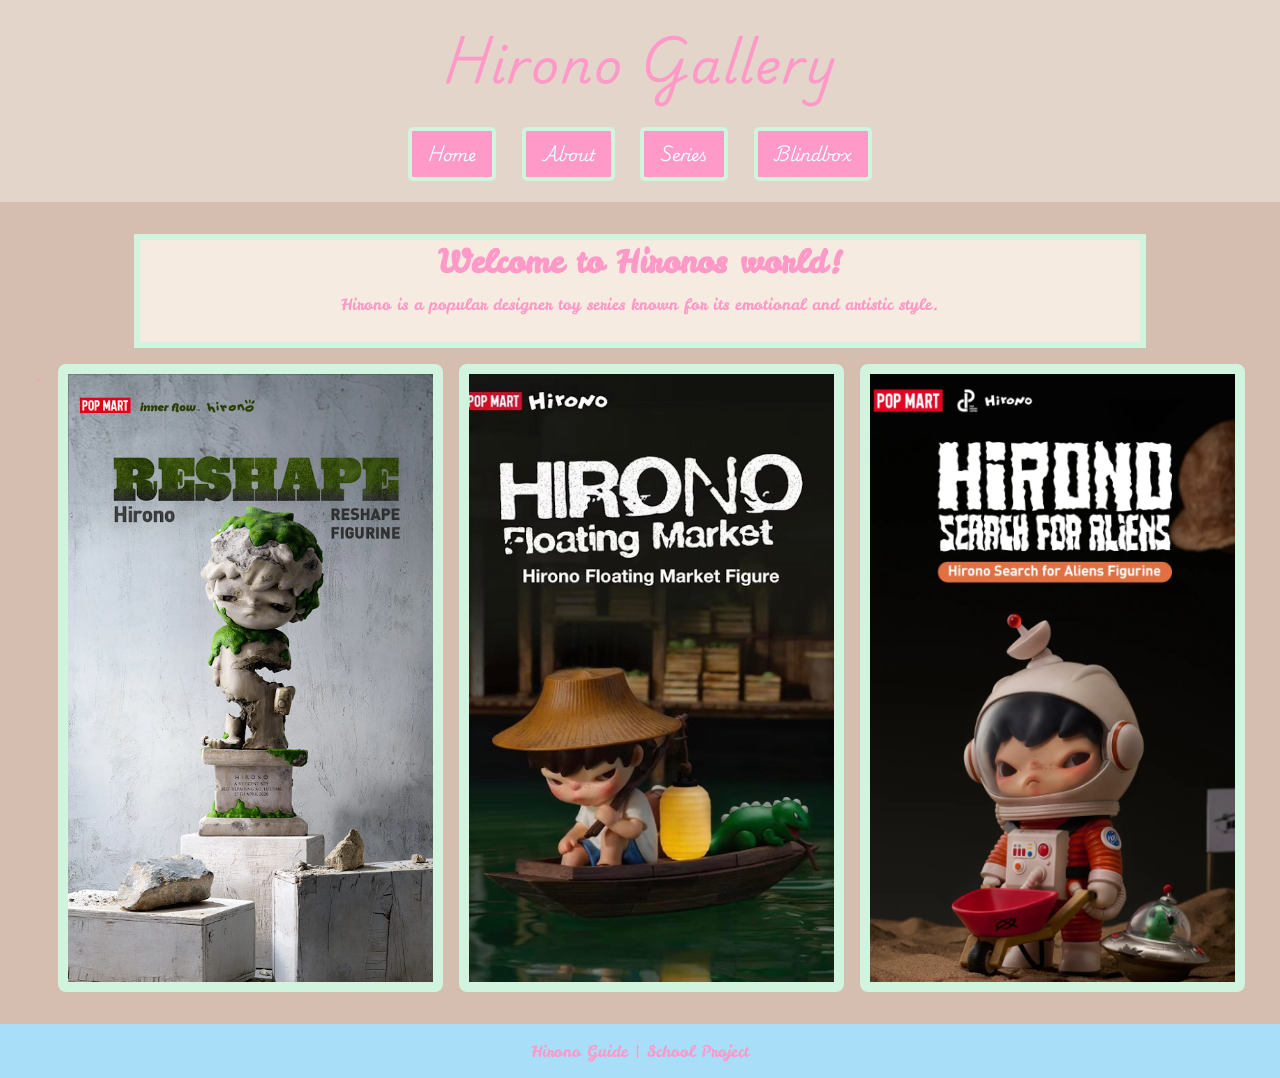
<file: Slutprojekt/index.html>
<!DOCTYPE html>
<html lang="en">

<head>
    <meta charset="UTF-8">
    <meta name="viewport" content="width=device-width, initial-scale=1.0">
    <title>Hirono Gallery</title>
    <link rel="stylesheet" href="style.css">

</head>

<body>
    <!-- HEADER -->
    <main>
    <header>
        <h1>Hirono Gallery</h1>
        <!-- navbar -->
        <nav class="navbar">
            <a href="./index.html">Home</a>
            <a href="./sida2.html">About</a>
            <a href="./sida3.html">Series</a>
            <a href="./sida4.html">Blindbox</a>
        </nav>
    </header>


    <!-- START -->
    <section class="start">
        <div class="start-combine">
            <h2>Welcome to Hironos world!</h2>
            <p class="start-intro">Hirono is a popular designer toy series known for its emotional and artistic style.
            </p>
        </div>
        <div class="start-img">.
            <img src="./bilder/reshape.webp" alt="Reshape">
            <img src="./bilder/floating-market.webp" alt="Floating market">
            <img src="./bilder/search-for-aliens.webp" alt="Search for aliens">
        </div>
    </section>
    </main>
    <!-- FOOTER -->
    <footer>
        <p>Hirono Guide | School Project</p>
    </footer>
</body>

</html>
</file>
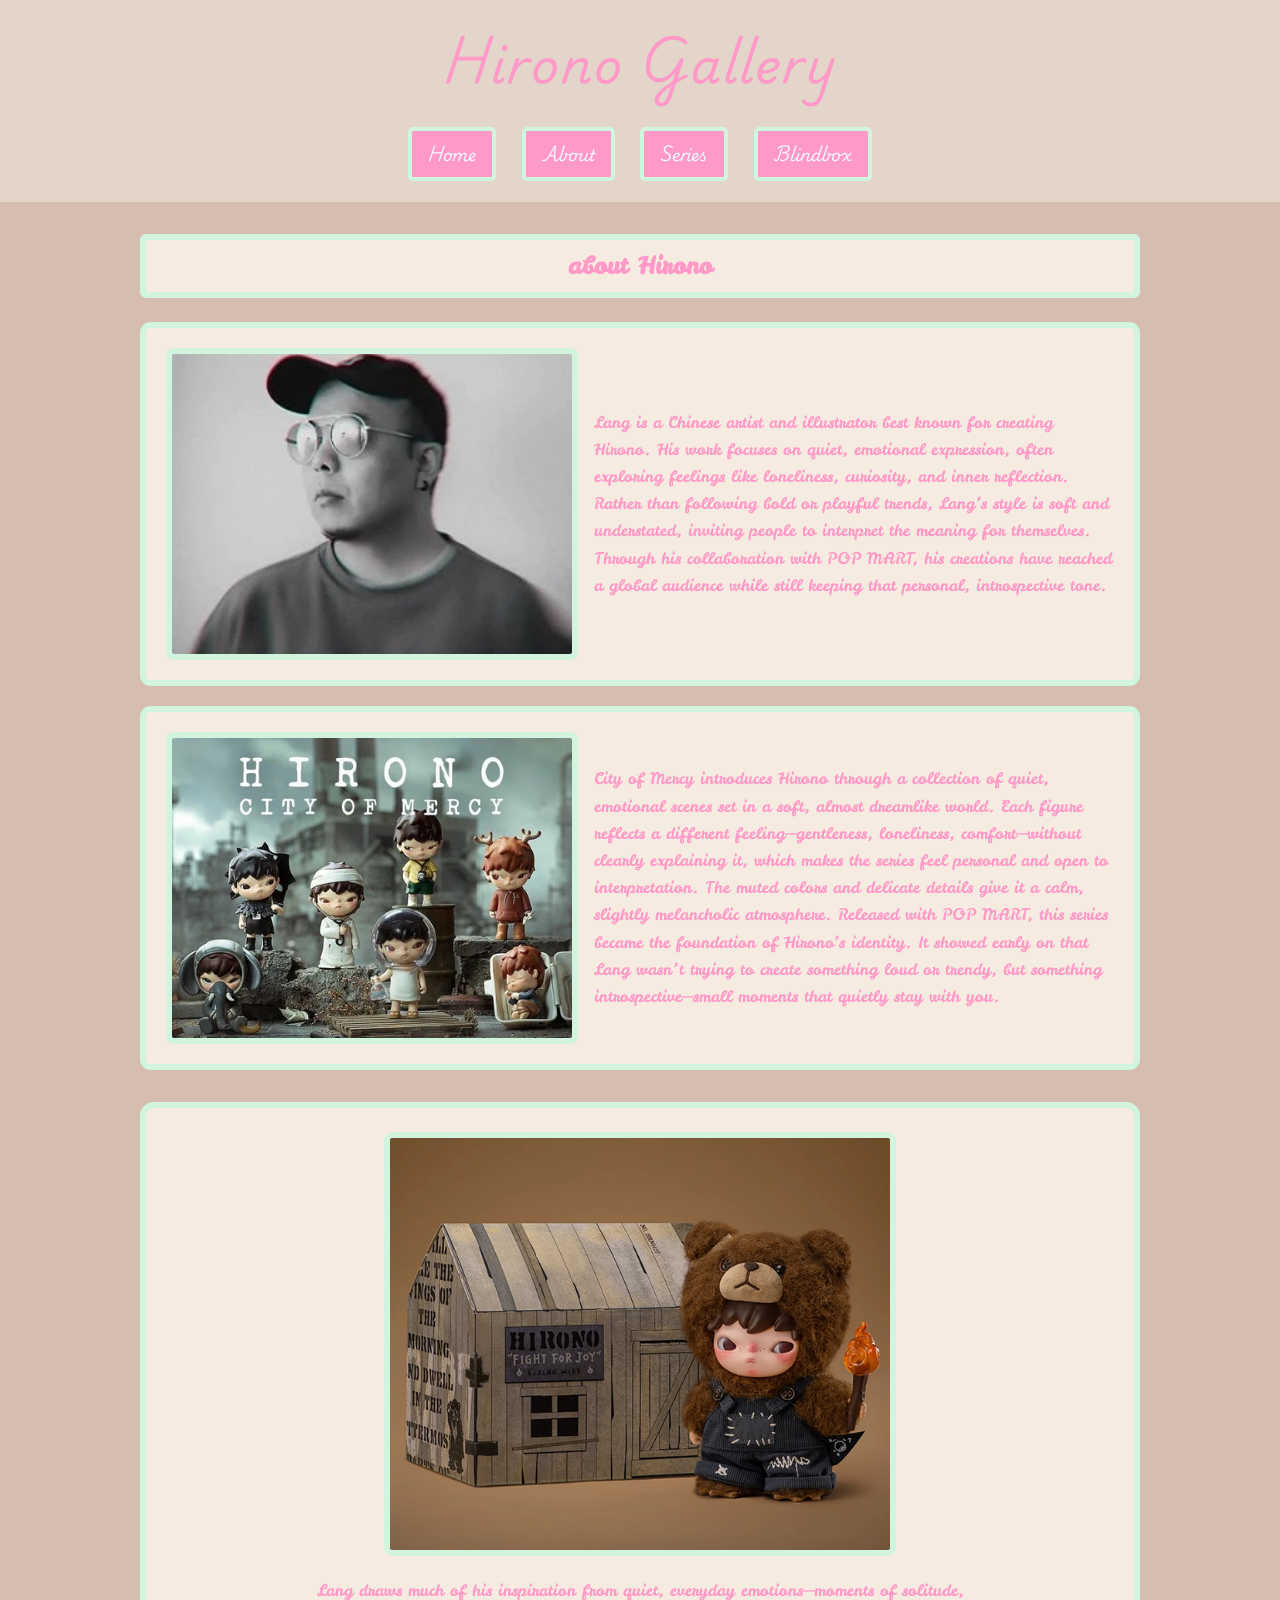
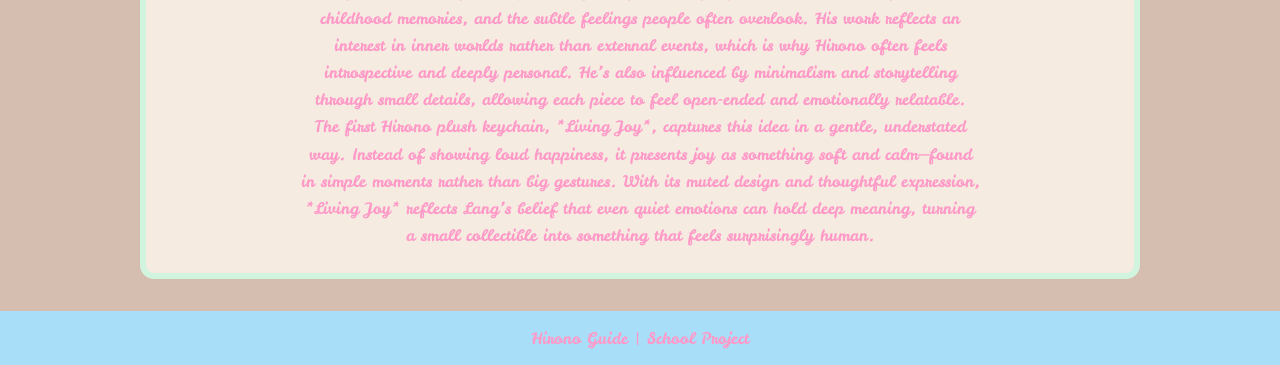
<file: Slutprojekt/sida2.html>
<!DOCTYPE html>
<html lang="en">

<head>
    <meta charset="UTF-8">
    <meta name="viewport" content="width=device-width, initial-scale=1.0">
    <title>Hirono Gallery</title>
    <link rel="stylesheet" href="style.css">
</head>

<body>
    <!-- HEADER -->
    <header>
        <h1>Hirono Gallery</h1>
        <!-- navbar -->
        <nav class="navbar">
            <a href="./index.html">Home</a>
            <a href="./sida2.html">About</a>
            <a href="./sida3.html">Series</a>
            <a href="./sida4.html">Blindbox</a>
        </nav>
    </header>
    <main>

        <!-- ABOUT -->
        <section class="about">
            <h2 class="about-title">about Hirono</h2>
            <div class="about-img">
                <div class="about-row">
                    <img src="./bilder/creator.webp" alt="The creator">
                    <p class="about-text">Lang is a Chinese artist and illustrator best known for creating Hirono. His
                        work focuses on quiet,
                        emotional expression, often exploring feelings like loneliness, curiosity, and inner reflection.
                        Rather than following bold or playful trends, Lang’s style is soft and understated, inviting
                        people
                        to interpret the meaning for themselves. Through his collaboration with POP MART, his creations
                        have
                        reached a global audience while still keeping that personal, introspective tone.
                    </p>
                </div>



                <div class="about-row">
                    <img src="./bilder/city-of-mercy.webp" alt="First hirono collection: city of mercy">

                    <p class="about-text">City of Mercy introduces Hirono through a collection of quiet, emotional
                        scenes
                        set in
                        a soft, almost
                        dreamlike world. Each figure reflects a different feeling—gentleness, loneliness,
                        comfort—without
                        clearly explaining it, which makes the series feel personal and open to interpretation. The
                        muted
                        colors and delicate details give it a calm, slightly melancholic atmosphere. Released with POP
                        MART,
                        this series became the foundation of Hirono’s identity. It showed early on
                        that Lang wasn’t trying to create something loud or trendy, but something introspective—small
                        moments that quietly stay with you.</p>
                </div>
            </div>
            <div class="large-section">
                <img src="./bilder/living-joy.webp" alt="Living joy: first keychain plush">
                <p> Lang draws much of his inspiration from quiet, everyday emotions—moments of
                    solitude, childhood
                    memories, and the subtle feelings people often overlook. His work reflects an interest in inner
                    worlds rather than external events, which is why Hirono often feels introspective and deeply
                    personal. He’s also influenced by minimalism and storytelling through small details, allowing
                    each
                    piece to feel open-ended and emotionally relatable. The first Hirono plush keychain, *Living
                    Joy*,
                    captures this idea in a gentle, understated way. Instead of showing loud happiness, it presents
                    joy
                    as something soft and calm—found in simple moments rather than big gestures. With its muted
                    design
                    and thoughtful expression, *Living Joy* reflects Lang’s belief that even quiet emotions can hold
                    deep meaning, turning a small collectible into something that feels surprisingly human.
                </p>
            </div>
            <div>
            </div>
        </section>
    </main>
    <!-- FOOTER -->
    <footer>
        <p>Hirono Guide | School Project</p>
    </footer>
</body>

</html>
</file>
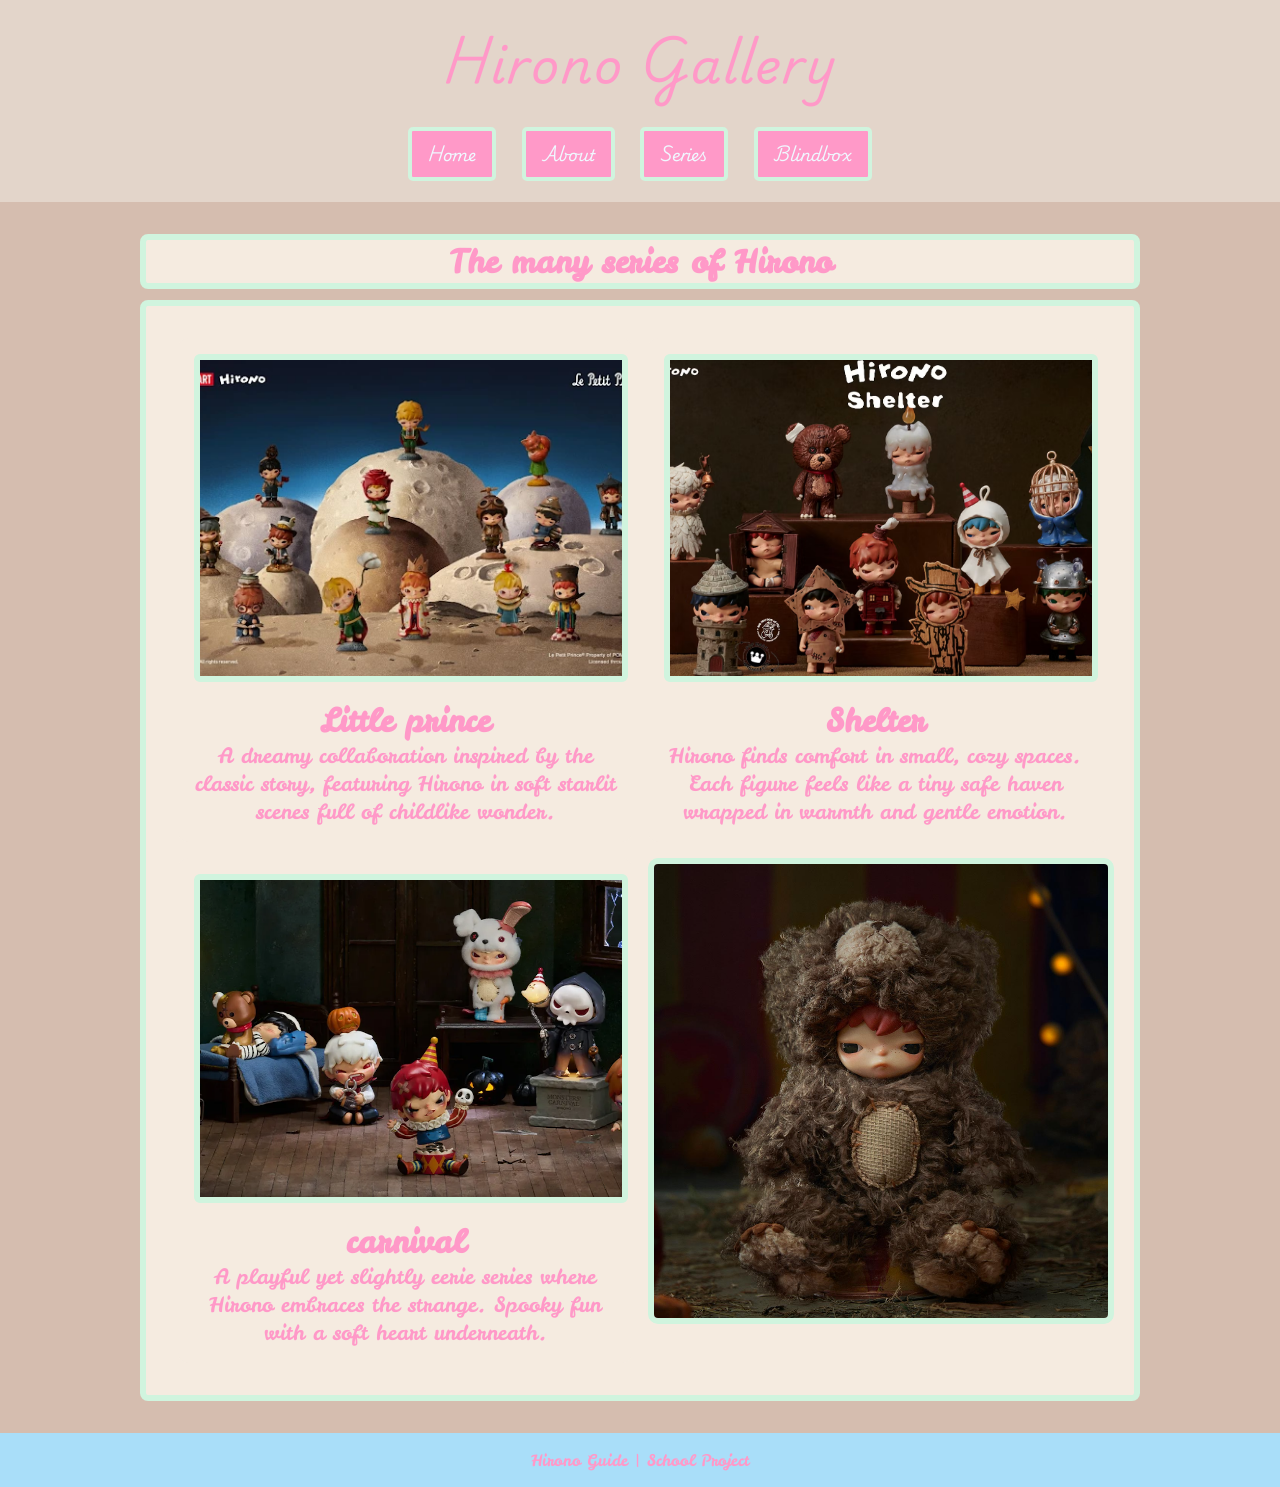
<file: Slutprojekt/sida3.html>
<!DOCTYPE html>
<html lang="en">

<head>
    <meta charset="UTF-8">
    <meta name="viewport" content="width=device-width, initial-scale=1.0">
    <title>Hirono Gallery</title>
    <link rel="stylesheet" href="style.css">
</head>

<body>
    <!-- HEADER -->
    <header>
        <h1>Hirono Gallery</h1>
        <!-- navbar -->
        <nav class="navbar">
            <a href="./index.html">Home</a>
            <a href="./sida2.html">About</a>
            <a href="./sida3.html">Series</a>
            <a href="./sida4.html">Blindbox</a>
        </nav>
    </header>
    <main>

        <!-- SERIES -->
        <main>
            <section class="series-section">
                <h2 class="series-title">The many series of Hirono</h2>
                <div class="series-grid">
                    <div class="series-card">
                        <img src="./bilder/collection-little-prince.webp" alt="collection-little-prince">
                        <h3>Little prince</h3>
                        <p>A dreamy collaboration inspired by the classic story, featuring Hirono in
                            soft starlit scenes full of childlike wonder.</p>
                    </div>
                    <div class="series-card">
                        <img src="./bilder/Shelter.webp" alt="collection shelter">
                        <h3>Shelter</h3>
                        <p>Hirono finds comfort in small, cozy spaces. Each figure feels like a tiny safe haven wrapped
                            in warmth and gentle emotion.</p>
                    </div>
                    <div class="series-card">
                        <img src="./bilder/monster-carnival.webp" alt="monster-carnival">
                        <h3>carnival</h3>
                        <p>A playful yet slightly eerie series where Hirono embraces the strange.
                            Spooky fun with a soft heart underneath.</p>
                    </div>
                        <img class="large-img" src="./bilder/plush.webp" alt="plush">
                </div>
            </section>
        </main>
        <!-- FOOTER -->
        <footer>
            <p>Hirono Guide | School Project</p>
        </footer>
</body>
</html>
</file>
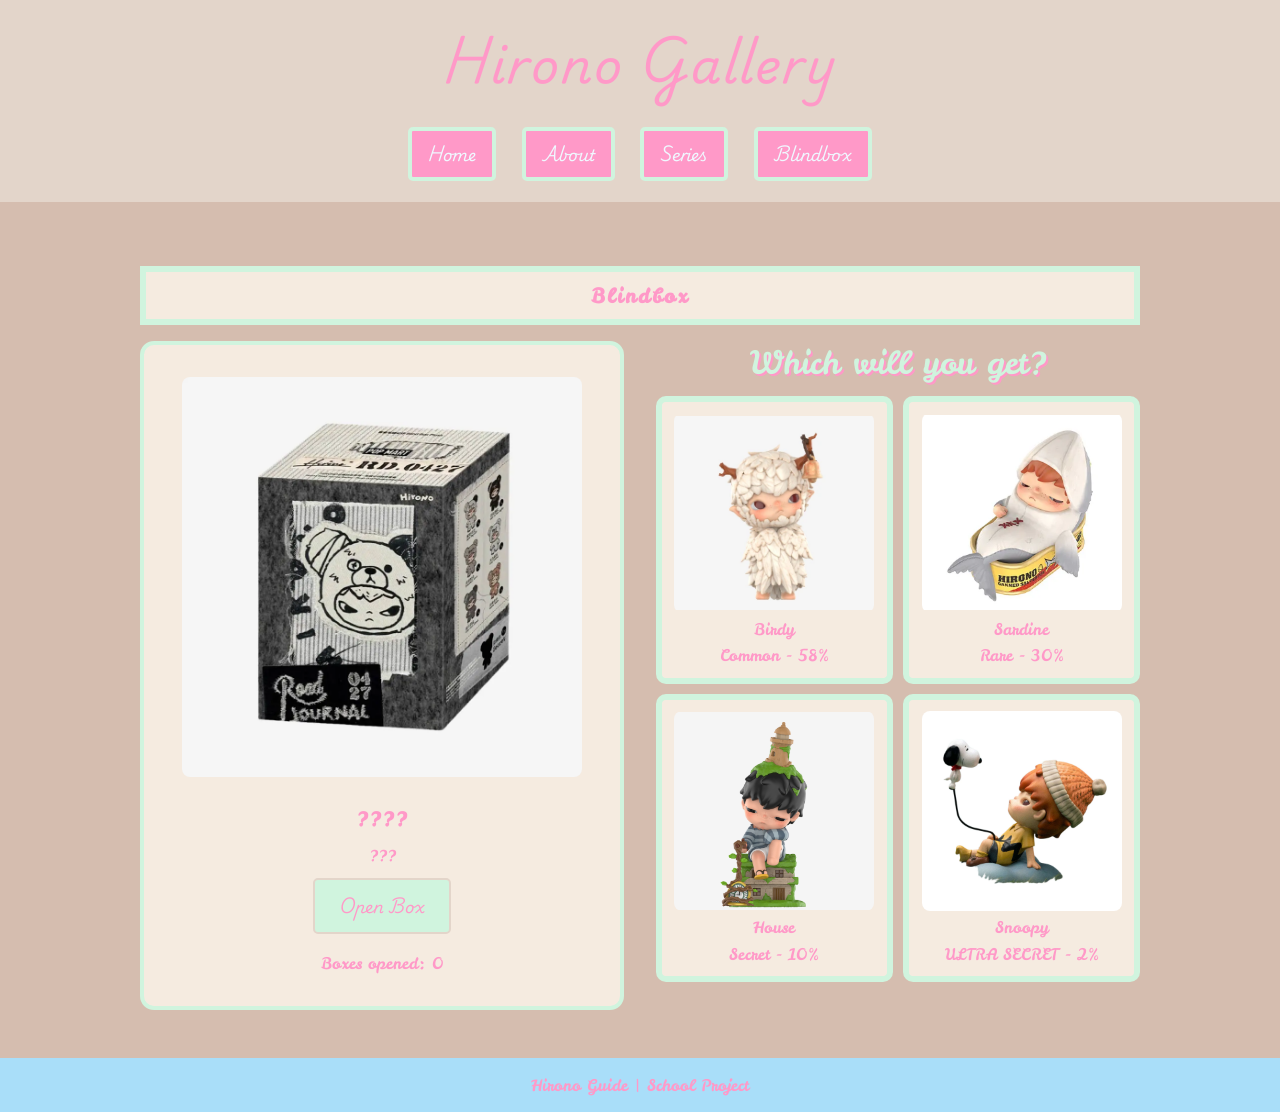
<file: Slutprojekt/sida4.html>
<!DOCTYPE html>
<html lang="en">

<head>
    <meta charset="UTF-8">
    <meta name="viewport" content="width=device-width, initial-scale=1.0">
    <title>Hirono Gallery</title>
    <link rel="stylesheet" href="style.css">
</head>

<body>
    <!-- HEADER -->
    <header>
        <h1>Hirono Gallery</h1>
        <!-- navbar -->
        <nav class="navbar">
            <a href="./index.html">Home</a>
            <a href="./sida2.html">About</a>
            <a href="./sida3.html">Series</a>
            <a href="./sida4.html">Blindbox</a>
        </nav>
    </header>
    <main>
        <!-- blindbox -->
          
        <section class="blindbox">
            <h2>Blindbox</h2>
            <div class="blindbox-layout">
                <!-- LEFT -->
                <div class="blindbox-left">
                    <img class="figure-img" id="figure-img" src="./bilder/road-journal.webp" alt="blind box">
                     <h3 class="figure-name" id="figure-name">????</h3>
                       <p class="figure-rarity" id="figure-rarity">???</p>
                        <button onclick="openBox()"> Open Box</button>
                        <p id="open-counter">Boxes opened: 0</p>
                </div>
                <!-- RIGHT -->
                 <div class="blindbox-right">
                    <p class="label">Which will you get?</p>
                    <div class="grid">
                        <div class="card">
                             <img src="./bilder/birdy.webp" alt="Birdy">
                             <span>Birdy</span>
                             <span>Common - 58%</span>
                        </div>
                        <div class="card">
                             <img src="./bilder/sardine.webp" alt="sardine">
                             <span>Sardine</span>
                             <span>Rare - 30%</span>
                        </div>
                        <div class="card">
                             <img src="./bilder/house.webp" alt="House">
                             <span>House</span>
                             <span>Secret - 10%</span>
                        </div>
                        <div class="card">
                             <img src="./bilder/snoopy.webp" alt="Snoopy">
                             <span>Snoopy</span>
                             <span>ULTRA SECRET - 2%</span>
                        </div>
                    </div>
                 </div>
            </div>
        </section>
    </main>
    <!-- FOOTER -->
    <footer>
        <p>Hirono Guide | School Project</p>
    </footer>
     <script src="script.js"></script>
</body>

</html>
</file>
<file: Slutprojekt/style.css>
@import url('https://fonts.googleapis.com/css2?family=Leckerli+One&family=Playwrite+NO:wght@100..400&display=swap');
¨

/* Enkel CSS-reset */
html {
    box-sizing: border-box;
}

*,
*:before,
*:after {
    box-sizing: inherit;
}

body,
h1,
h2,
h3,
h4,
h5,
h6,
p,
ul {
    margin: 0;
    padding: 0;
}

/* COLORS */
:root {
    --baby-pink: #ff99c8ff;
    --lemon-chiffon: #fcf6bdff;
    --frosted-mint: #d0f4deff;
    --icy-blue: #a9def9ff;
    --mauve: #e4c1f9ff;
    --parchment: #edede9ff;
    --dust-grey: #d6ccc2ff;
    --linen: #f5ebe0ff;
    --powder-petal: #e3d5caff;
    --almond-silk: #d5bdafff;
}

/* BODY */
body {
    background-color: var(--almond-silk);
    color: var(--baby-pink);
    font-family: "Leckerli One", cursive;
    min-height: 100vh;
    display: flex;
    flex-direction: column;

}

/* HEADER */
header {
    text-align: center;
    padding: 1rem;
    background-color: var(--powder-petal);
    font-family: "Playwrite NO", cursive;
}

h1 {
    font-size: 3rem;
    letter-spacing: 2px;
}

.navbar {
    margin-top: 1rem;
    display: flex;
    justify-content: center;
    flex-wrap: wrap;
    gap: 1rem;
}

.navbar a {
    text-decoration: none;
    background: var(--baby-pink);
    color: aliceblue;
    padding: 0.5rem 1rem;
    margin: 0.3rem;
    font-size: 1rem;
    border-radius: 5px;
    border: var(--frosted-mint) solid 4px;
    transition: background 0.3s;
}

.navbar a:hover {
    background-color: var(--mauve);
}

/* FOOTER */
footer {
    text-align: center;
    padding: 1rem;
    background: var(--icy-blue);
    font-size: 1rem;
    margin-top: auto;
}

/* START */
.start {
    text-align: center;
    padding: 2rem;
}

.start-combine {
    background-color: var(--linen);
    border: 6px solid var(--frosted-mint);
    max-width: 1000px;
    margin: 0 auto;
}

.start h2 {
    font-size: 2rem;
    margin-bottom: 0.5rem;
}

.start-intro {
    margin: 0 auto 1.5rem;
    line-height: 1.7;
}

.start-img {
    display: flex;
    justify-content: center;
    flex-wrap: wrap;
    gap: 1rem;
    margin-top: 1rem;
}

.start-img img {
    width: 30%;
    border: var(--frosted-mint) solid 10px;
    border-radius: 8px;
    object-fit: cover;
    transition: 0.25ms ease, box-shadow 0.25ms ease;
}

.start-img img:hover {
    transform: scale(1.05);
    box-shadow: 0 5px 20px rgba(180, 130, 110, 0.2);

}

/* ABOUT */
.about {
    padding: 2rem;
    max-width: 1000px;
    margin: 0 auto;
}

.about-title {
    text-align: center;
    padding: 0.6rem 1rem;
    color: var(--baby-pink);
    background: var(--linen);
    border: 6px solid var(--frosted-mint);
    border-radius: 6px;
    margin-bottom: 1.5rem;
    font-size: 1.5rem;
}

.about-row {
    display: flex;
    align-items: center;
    gap: 1rem;
    background: var(--linen);
    border: 6px solid var(--frosted-mint);
    padding: 1.25rem;
    border-radius: 10px;
    margin-bottom: 1.25rem;
    flex-wrap: wrap;
}

.about-row img {
    width: 400px;
    height: 300px;
    border-radius: 8px;
    object-fit: cover;
    border: 6px solid var(--frosted-mint);
}

.about-text {
    flex: 1;
    min-width: 200px;
    font-weight: 200;
    line-height: 1.7;
}

.large-section {
    text-align: center;
    margin-top: 2rem;
    background: var(--linen);
    padding: 1.5rem 1.25rem;
    border: 6px solid var(--frosted-mint);
    border-radius: 14px;
}

.large-section img {
    width: 100%;
    max-width: 500px;
    background: #ccc;
    border-radius: 8px;
    margin: 0 auto;
    object-fit: cover;
    border: 6px solid var(--frosted-mint);
}

.large-section p {
    margin-top: 1rem;
    font-weight: 200;
    line-height: 1.7;
    max-width: 680px;
    margin-left: auto;
    margin-right: auto;
}


/* SERIES */
.series-section {
    padding: 2rem 1.5rem;
    min-height: 60vh;
    max-width: 1000px;
    margin: 0 auto;
}

.series-title {
    text-align: center;
    margin-bottom: 0.7rem;
    font-size: 2rem;
    color: var(--baby-pink);
    background: var(--linen);
    border: 6px solid var(--frosted-mint);
    border-radius: 8px;
}

.series-grid {
    display: grid;
    grid-template-columns: 1fr 1fr;
    gap: 1rem;
    padding: 2rem;
    margin: 0 auto;
    max-width: 980px;
    background: var(--linen);
    border: 6px solid var(--frosted-mint);
    border-radius: 8px;

}


.series-card {
    background: var(--linen);
    padding: 1rem;
    border-radius: 10px;
    text-align: center;
    transition: 0.25ms ease, box-shadow 0.25ms ease;
}

.series-card img {
    width: 100%;
    aspect-ratio: 4/3;
    object-fit: cover;
    border-radius: 6px;
    margin: 0 auto 0.75rem;
    border: 6px solid var(--frosted-mint);
}

.series-card h3 {
    font-size: 2rem;
}

.series-card p {
    font-size: 1.3rem;
}

.series-card:hover {
    transform: scale(1.05);
    box-shadow: 0 5px 20px rgba(180, 130, 110, 0.2);
}

.large-img {
    width: 100%;
    border-radius: 10px;
    border: 6px solid var(--frosted-mint);
    object-fit: cover;
}

/* BLINDBOX */
.blindbox {
    padding: 3rem 1.5rem;
    margin: 0 auto;
    max-width: 1000px;
}

.blindbox h2 {
    text-align: center;
    margin-top: 1rem;
    letter-spacing: 2px;
    font-size: 20px;
    background: var(--linen);
    border: 6px solid var(--frosted-mint);
    margin-bottom: 1rem;
    padding: 10px;
}

.blindbox h3 {
    text-align: center;
    margin-top: 1rem;
    letter-spacing: 2px;
    font-size: 20px;
}

.blindbox-layout {
    display: grid;
    grid-template-columns: 1fr 1fr;
    gap: 2rem;
    align-items: start;
}

.blindbox-left {
    background: var(--linen);
    border-radius: 14px;
    border: 4px solid var(--frosted-mint);
    padding: 2rem 2rem;
    text-align: center;
    display: flex;
    flex-direction: column;
    align-items: center;
    gap: 0.75rem;
}

.figure-img {
    width: 400px;
    height: 400px;
    object-fit: contain;
    transition: opacity 0.35s ease, transform 0.35s ease;
    aspect-ratio: 1/1;
    border-radius: 8px;
}

.figure-name {
    font-size: 1rem;
    letter-spacing: 2px;
}

.figure-rarity {
    font-size: 1rem;
    font-weight: 200;
}

.blindbox-right {
    display: flex;
    flex-direction: column;
    align-items: center;
    gap: 0.75rem;

}

.label {
    font-weight: 200;
    font-size: 2rem;
    text-align: center;
    color: var(--frosted-mint);
    text-shadow: 2px 2px var(--baby-pink);
}

.grid {
    display: grid;
    grid-template-columns: 1fr 1fr;
    gap: 0.65rem;
    width: 100%;
}

.card {
    background: var(--linen);
    border: 6px solid var(--frosted-mint);
    border-radius: 10px;
    padding: 0.7rem;
    text-align: center;
    display: flex;
    flex-direction: column;
    align-items: center;
    gap: 0.3rem;
}

.card img {
    object-fit: contain;
    aspect-ratio: 1/1;
    height: 200px;
    width: 200px;
    border-radius: 8px;
}

.card img span {
    font-weight: 200;
    font-size: 0.7rem;
}

/* RARITY COLORS */
.rarity-common {
    color: burlywood;
}

.rarity-rare {
    color: var(--icy-blue);
}

.rarity-secret {
    color: gold;
}

.rarity-ultra-secret {
    color: plum;
}

.card.winner,
possible-card.winner {
    border-color: var(--baby-pink);
    box-shadow: 0 0 14px rgba(255, 153, 200, 0.7);
}

@keyframes shake {
    0% {transform: rotate(0deg) scale(1);}

    15% {transform: rotate(-10deg) scale(1.05)}

    30% {transform: rotate(10deg) scale(1.05)}

    45% {transform: rotate(-7deg) scale(1.03)}

    60% {transform: rotate(7deg) scale(1.03)}

    75% {transform: rotate(-4deg) scale(1.01)}

    90% {transform: rotate(4deg) scale(1.01)}

    100% {transform: rotate(0deg) scale(1)}
}
.shake{
    animation: shake 0.5s ease;
}
#open-counter {
    font-weight: 200;
    font-size: 1rem;
    margin-top: 0.4rem;
}

button {
    background: var(--frosted-mint);
    color: var(--baby-pink);
    border: 2.5px solid var(--powder-petal);
    padding: 0.7rem 1.5rem;
    border-radius: 5px;
    cursor: pointer;
    font-size: 1rem;
    transition: background 0.2s, transform 0.15s;
    font-family: "Playwrite NO", cursive;
}

button:hover {
    background-color: var(--mauve);
    transform: scale(1.04);
    border: 2.5px solid var(--frosted-mint);
}

button:active {
    transform: scale(0.97);
}

/* TABLET */
@media (max-width: 768px) {
    .series-grid {
        grid-template-columns: 1fr 1fr;
        gap: 1rem;
    }

    .blindbox-layout {
        grid-template-columns: 1fr;
    }

    .blindbox-left {
        max-width: 320px;
        margin: 0 auto;

    }

    .grid {
        max-width: 320px;
        margin: 0 auto;
    }

    .about-row {
        flex-direction: column;
        align-items: flex-start;
    }

    .about-row img {
        width: 100%;
        max-width: 320px;
        margin: 0 auto;

    }
}

/* MOBILE */
@media (max-width: 480px) {
    header {
        padding: 0.75rem 1rem;
    }

    .navbar {
        gap: 0.35rem;
    }

    .navbar a {
        padding: 0.4rem 0.75rem;
    }

    .start-img img {
        width: clamp(100px, 42vw, 180px);
        border-width: 5px;
    }

    .series-grid {
        grid-template-columns: 1fr 1fr;
        gap: 0.75rem;
    }

    .about {
        padding: 1.25rem 1rem;
    }

    .about-row {
        padding: 1rem;
    }

    .series-section {
        padding: 1.25rem 1rem;
    }

    .blindbox {
        padding: 1.5rem 1rem;
    }
}
</file>
